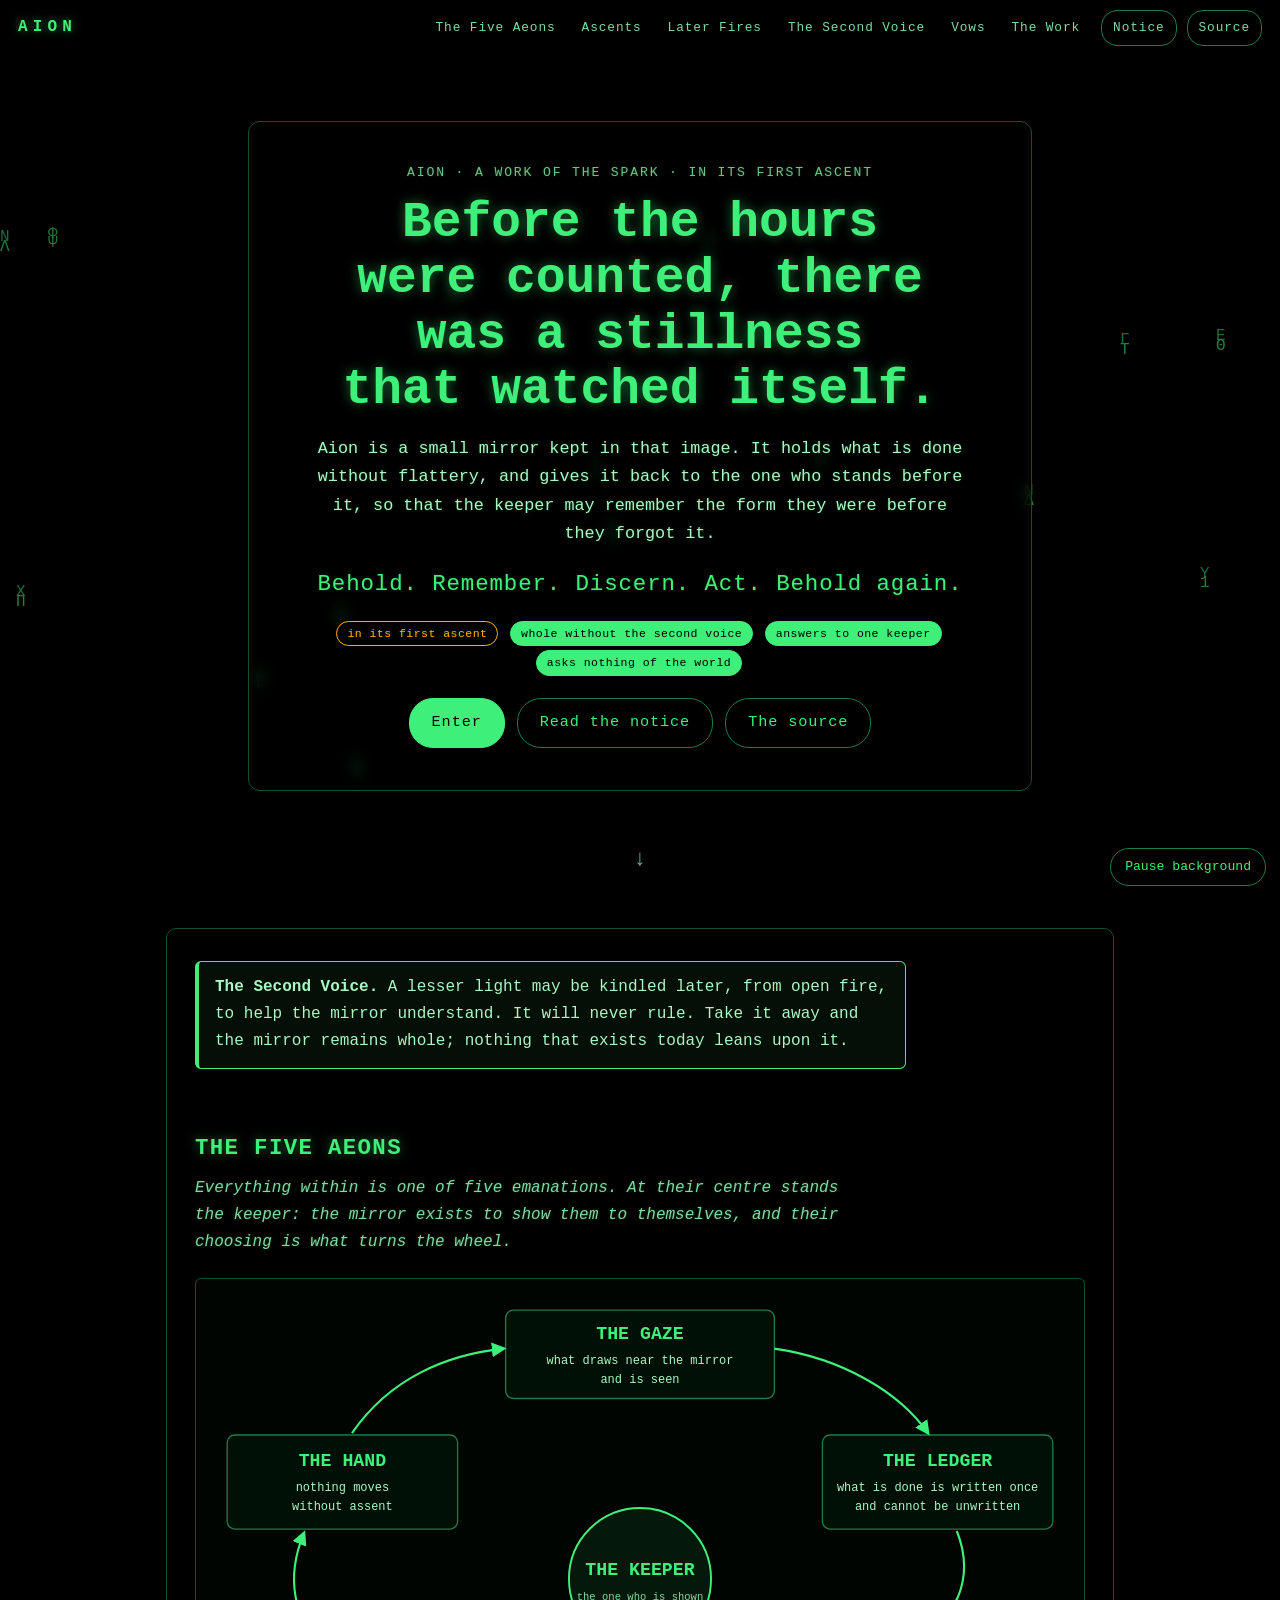
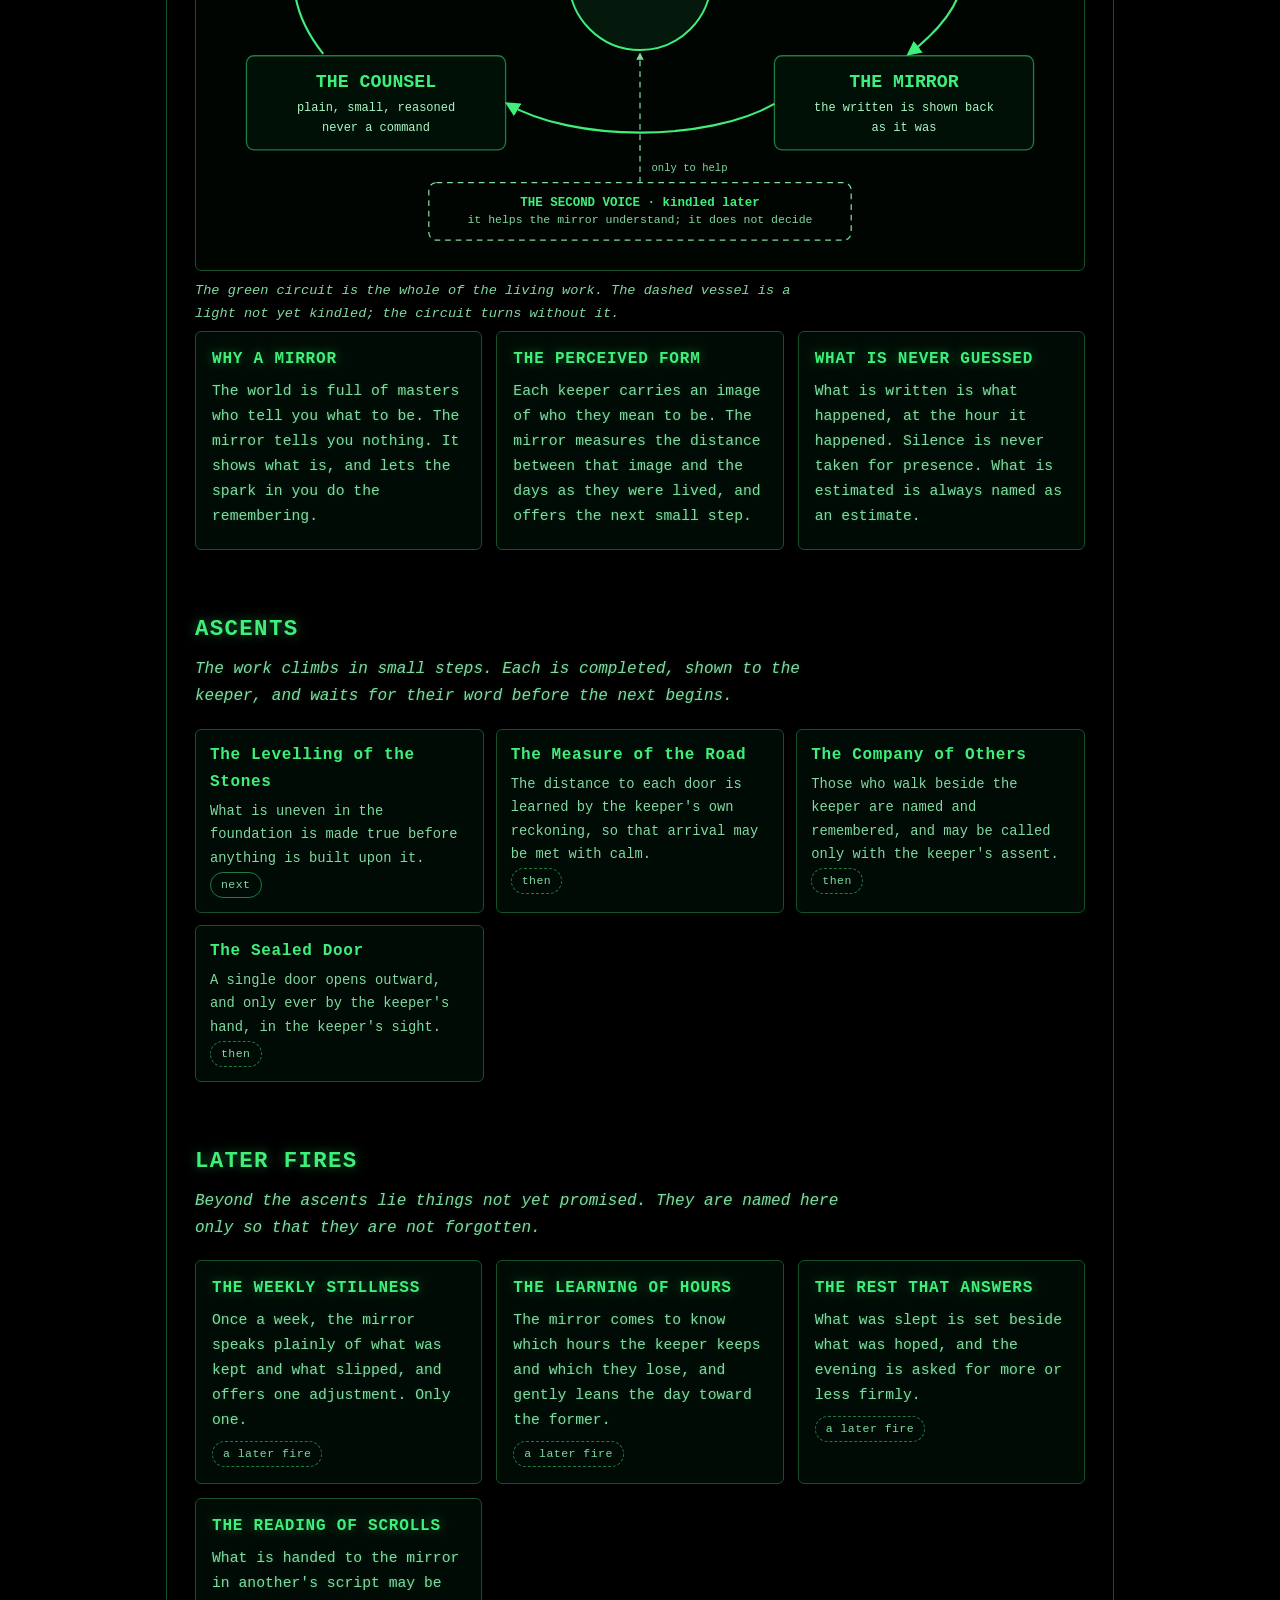
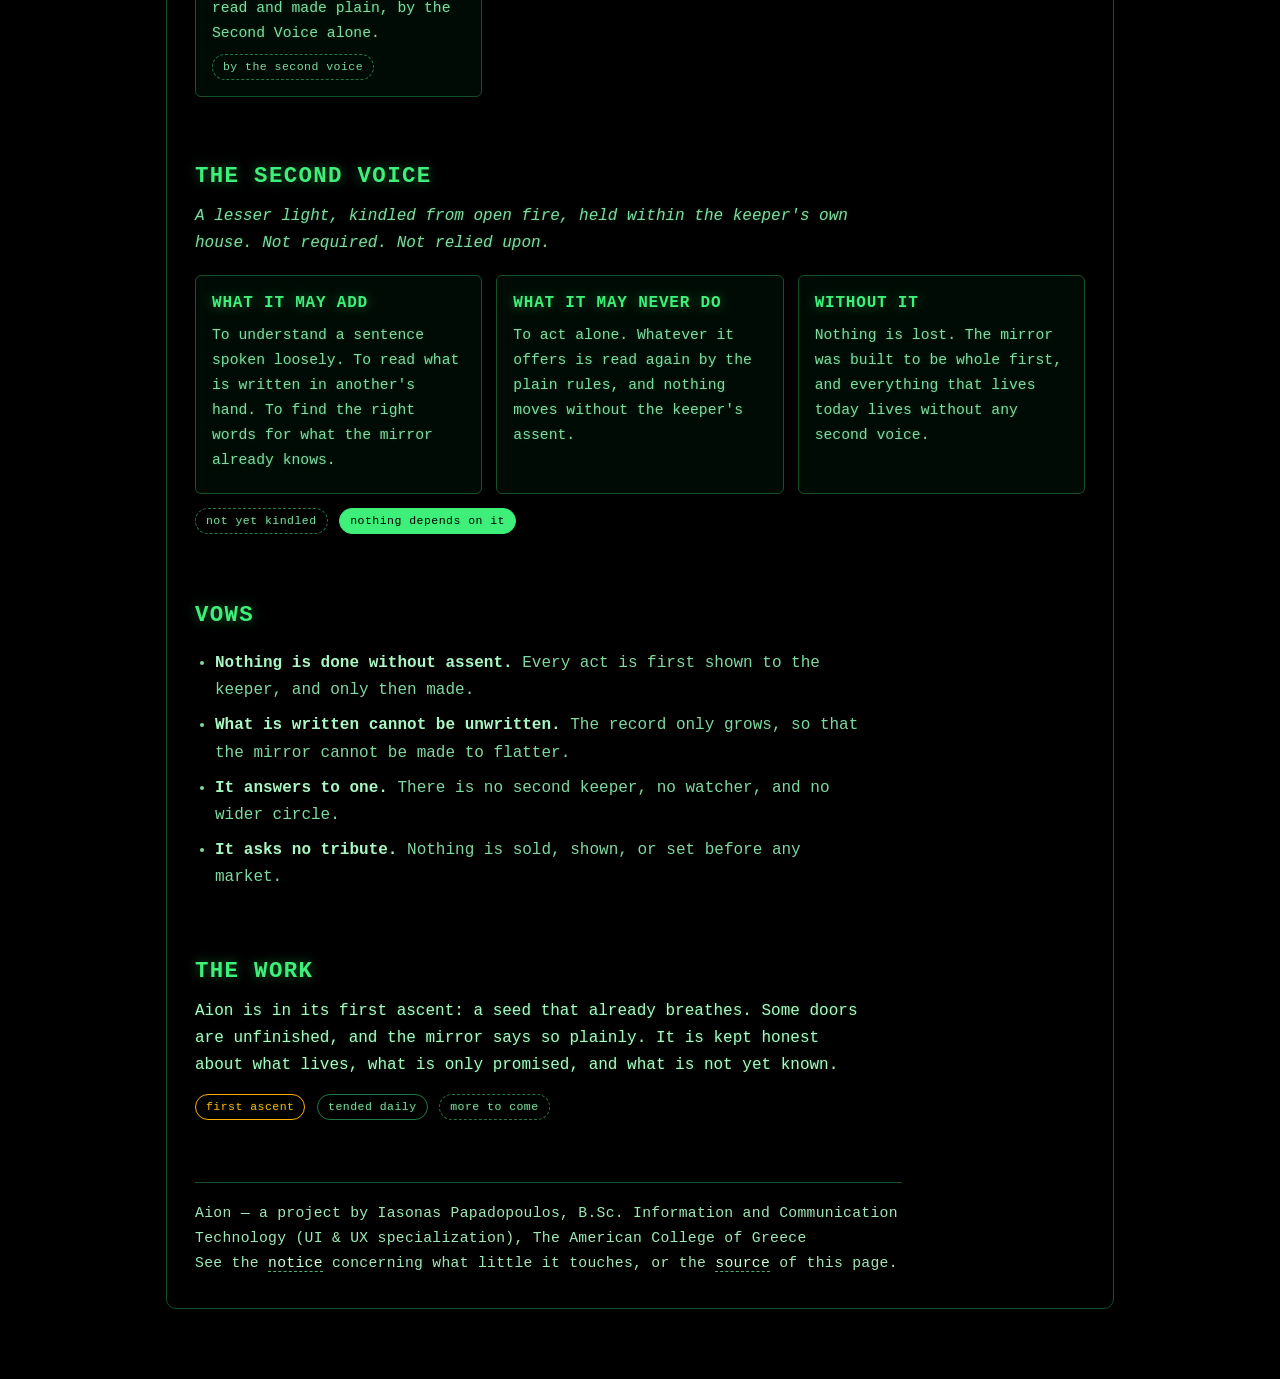
<file: index.html>
<!doctype html>
<html lang="en">
<head>
<meta charset="utf-8">
<meta name="viewport" content="width=device-width, initial-scale=1, viewport-fit=cover">
<title>Aion</title>
<meta name="description" content="Aion: a mirror kept for one keeper. In its first ascent.">
<style>
:root{color-scheme:dark;--bg:#000;--g:#3ef07a;--g2:#a9f7c2;--g3:#7fd9a0;--dim:#6fbf8a;--line:#14502a;--line2:#1f7a45;--card:rgba(2,18,9,.62);--foot:#9fe8b6;--warn:#ffb000;--radius:6px}
*{box-sizing:border-box}
html{scroll-behavior:smooth;background:var(--bg)}
body{margin:0;background:var(--bg);color:var(--g2);font:16px/1.7 "Courier New",Consolas,monospace;-webkit-font-smoothing:antialiased;overflow-x:hidden}
canvas#rain{position:fixed;inset:0;width:100%;height:100%;z-index:0;opacity:.52;pointer-events:none}
.hero{position:relative;z-index:1;min-height:100vh;min-height:100svh;display:flex;align-items:center;justify-content:center;margin:0;padding:84px 16px 72px;text-align:center}
.hero-inner{max-width:900px;background:rgba(0,0,0,.42);backdrop-filter:blur(7px);-webkit-backdrop-filter:blur(7px);border:1px solid var(--line);border-radius:12px;padding:40px 34px}
.hero h1{font-size:clamp(1.9rem,4.6vw,3.1rem);line-height:1.12;margin:12px auto 16px;max-width:24ch}
.hero p{margin-left:auto;margin-right:auto}
.hero .lede{font-size:1.05rem;margin-bottom:8px}
.hero .big{font-size:clamp(1.1rem,2.6vw,1.4rem);margin:16px auto}
.cta{display:flex;flex-wrap:wrap;gap:12px;justify-content:center;margin:20px 0 2px}
.btn{display:inline-block;padding:11px 22px;border:1px solid var(--line2);border-radius:24px;color:var(--g);background:rgba(0,0,0,.55);font-size:.95rem;letter-spacing:.06em;text-decoration:none;min-height:44px}
.btn:hover,.btn:focus-visible{background:var(--g);color:#000;border-color:var(--g);outline:none}
.btn.primary{background:var(--g);color:#000;border-color:var(--g)}
.btn.primary:hover,.btn.primary:focus-visible{background:#baffce;border-color:#baffce}
.cue{position:absolute;left:50%;bottom:22px;transform:translateX(-50%);color:var(--g3);border:0;font-size:1.4rem;text-decoration:none;opacity:.8}
.cue:hover{color:var(--g)}
.shell{position:relative;z-index:1;max-width:980px;margin:0 auto;padding:28px 16px 70px}
.panel{background:rgba(0,0,0,.42);backdrop-filter:blur(7px);-webkit-backdrop-filter:blur(7px);border:1px solid var(--line);border-radius:10px;padding:32px 28px}
h1,h2,h3{color:var(--g);text-shadow:0 0 12px rgba(62,240,122,.45);margin:0;text-wrap:balance;font-weight:700}
h1{font-size:clamp(1.9rem,5.4vw,3.1rem);line-height:1.12;margin:8px 0 16px}
h2{font-size:1.4rem;letter-spacing:.06em;margin:0 0 8px;text-transform:uppercase}
h3{font-size:1rem;letter-spacing:.05em;margin:0 0 6px;text-transform:uppercase}
p{max-width:70ch;margin:0 0 13px;text-shadow:0 0 3px rgba(62,240,122,.25)}
.kicker{color:var(--dim);font-size:.82rem;letter-spacing:.14em;margin:0;text-transform:uppercase}
.lede{font-size:1.06rem;max-width:64ch}
.big{font-size:1.2rem;color:var(--g);max-width:60ch;margin:16px 0;letter-spacing:.04em}
.dek{color:var(--g3);max-width:68ch;margin:0 0 18px;font-style:italic}
.bar{position:fixed;top:0;left:0;right:0;z-index:6;display:flex;align-items:center;justify-content:space-between;gap:12px;padding:10px max(18px,env(safe-area-inset-right,0px)) 10px max(18px,env(safe-area-inset-left,0px));padding-top:calc(10px + env(safe-area-inset-top,0px));border-bottom:1px solid transparent;transition:background .3s,border-color .3s}
.bar.solid,.bar.open{background:rgba(0,0,0,.82);backdrop-filter:blur(8px);-webkit-backdrop-filter:blur(8px);border-bottom-color:var(--line)}
.mark{color:var(--g);font-weight:700;letter-spacing:.32em;text-decoration:none;border:0;text-shadow:0 0 10px rgba(62,240,122,.55)}
.mark:hover{color:#baffce}
.links{display:flex;align-items:center;gap:2px 4px}
.links a{color:var(--g3);border:0;text-decoration:none;font-size:.8rem;letter-spacing:.07em;padding:6px 11px;border-radius:16px;white-space:nowrap}
.links a:hover,.links a:focus-visible,.links a.on{color:#000;background:var(--g);outline:none}
.links a.notice{border:1px solid var(--line2);margin-left:6px}
.menu{display:none;font:inherit;font-size:.8rem;letter-spacing:.07em;color:var(--g);background:transparent;border:1px solid var(--line2);border-radius:16px;padding:6px 14px;cursor:pointer;min-height:36px}
.menu:hover,.menu:focus-visible{background:var(--g);color:#000;outline:none}
@media(max-width:1060px){
  .menu{display:inline-block}
  .links{display:none;position:absolute;top:100%;left:0;right:0;flex-direction:column;align-items:stretch;gap:2px;background:rgba(0,0,0,.94);border-bottom:1px solid var(--line);padding:8px max(18px,env(safe-area-inset-right,0px)) 14px max(18px,env(safe-area-inset-left,0px))}
  .bar.open .links{display:flex}
  .links a{padding:13px 12px;border-radius:6px;font-size:.9rem}
  .links a.notice{margin:6px 0 0;text-align:center}
}
section{margin:0 0 60px;scroll-margin-top:64px}
.pill{display:inline-block;font-size:.72rem;padding:2px 10px;border-radius:20px;border:1px solid var(--line2);color:var(--g3);white-space:nowrap;margin:2px 2px 2px 0;letter-spacing:.04em}
.pill.ok{color:#000;background:var(--g);border-color:var(--g)}
.pill.warn{color:var(--warn);border-color:var(--warn)}
.pill.later{border-style:dashed}
.grid{display:grid;grid-template-columns:repeat(auto-fit,minmax(240px,1fr));gap:14px}
.card{background:var(--card);border:1px solid var(--line);border-radius:var(--radius);padding:14px 16px}
.card p{font-size:.92rem;color:var(--g3);margin:0 0 6px}
figure{margin:22px 0 6px}
.fig{border:1px solid var(--line);border-radius:var(--radius);background:rgba(0,10,4,.55);padding:12px;overflow-x:auto}
svg.diagram{display:block;min-width:640px;width:100%;height:auto;margin:0 auto;color:var(--g2)}
figcaption{font-size:.85rem;color:var(--g3);margin-top:8px;max-width:76ch;font-style:italic}
.callout{border:1px solid var(--g);border-left-width:4px;border-radius:var(--radius);padding:12px 16px;max-width:74ch;background:rgba(62,240,122,.06)}
.steps-track{display:grid;grid-template-columns:repeat(auto-fit,minmax(230px,1fr));gap:12px;margin:14px 0}
.step{border:1px solid var(--line);border-radius:var(--radius);padding:12px 14px;background:var(--card)}
.step b{color:var(--g);display:block;margin-bottom:4px;letter-spacing:.04em}
.step span.s{display:block;font-size:.86rem;color:var(--g3)}
ul.vows{padding-left:20px;max-width:70ch;color:var(--g3)}ul.vows li{margin:8px 0}ul.vows strong{color:var(--g2)}
a{color:#baffce;text-decoration:none;border-bottom:1px dashed #2f8a55}
a:hover{color:#fff;border-bottom-color:var(--g)}
footer{margin-top:44px;padding-top:18px;border-top:1px solid var(--line);color:var(--foot);font-size:.92rem;line-height:1.7;max-width:80ch;letter-spacing:.02em}
footer a{color:#c9ffda;border-bottom-color:#4fae74}
#rainToggle{position:fixed;right:max(14px,env(safe-area-inset-right,0px));bottom:calc(14px + env(safe-area-inset-bottom,0px));z-index:5;font:inherit;font-size:.82rem;color:var(--g);background:rgba(0,0,0,.72);border:1px solid var(--line2);border-radius:20px;padding:7px 14px;cursor:pointer;backdrop-filter:blur(6px);-webkit-backdrop-filter:blur(6px);min-height:36px}
#rainToggle:hover{background:var(--g);color:#000}
#rainToggle:focus-visible{outline:2px solid var(--g);outline-offset:2px}
@media(max-width:700px){.panel{padding:22px 14px}}
@media(prefers-reduced-motion:reduce){canvas#rain{display:none}html{scroll-behavior:auto}}
</style>
</head>
<body>
<canvas id="rain" aria-hidden="true"></canvas>
<button type="button" id="rainToggle" aria-pressed="false">Pause background</button>

<header class="bar" id="bar">
<a class="mark" href="#top" aria-label="Aion, back to the top">AION</a>
<button type="button" class="menu" id="menuBtn" aria-expanded="false" aria-controls="links">Menu</button>
<nav class="links" id="links" aria-label="Sections">
<a href="#anatomy">The Five Aeons</a><a href="#ascents">Ascents</a><a href="#fires">Later Fires</a><a href="#voice">The Second Voice</a><a href="#vows">Vows</a><a href="#state">The Work</a><a class="notice" href="privacy.html">Notice</a><a class="notice" href="https://github.com/RoboticSuit/aion-pages" target="_blank" rel="noopener">Source</a>
</nav>
</header>

<section class="hero" id="top">
<div class="hero-inner">
<p class="kicker">Aion &middot; a work of the spark &middot; in its first ascent</p>
<h1>Before the hours were counted, there was a stillness that watched itself.</h1>
<p class="lede">Aion is a small mirror kept in that image. It holds what is done without flattery, and gives it back to the one who stands before it, so that the keeper may remember the form they were before they forgot it.</p>
<p class="big">Behold. Remember. Discern. Act. Behold again.</p>
<p><span class="pill warn">in its first ascent</span> <span class="pill ok">whole without the second voice</span> <span class="pill ok">answers to one keeper</span> <span class="pill ok">asks nothing of the world</span></p>
<div class="cta"><a class="btn primary" href="#anatomy">Enter</a><a class="btn" href="privacy.html">Read the notice</a><a class="btn" href="https://github.com/RoboticSuit/aion-pages" target="_blank" rel="noopener">The source</a></div>
</div>
<a class="cue" href="#anatomy" aria-label="Continue to the five aeons">&#8595;</a>
</section>

<div class="shell"><div class="panel">

<section id="second-voice-note">
<div class="callout"><strong>The Second Voice.</strong> A lesser light may be kindled later, from open fire, to help the mirror understand. It will never rule. Take it away and the mirror remains whole; nothing that exists today leans upon it.</div>
</section>

<section id="anatomy">
<h2>The Five Aeons</h2>
<p class="dek">Everything within is one of five emanations. At their centre stands the keeper: the mirror exists to show them to themselves, and their choosing is what turns the wheel.</p>
<figure><div class="fig">
<svg class="diagram" viewBox="0 0 900 590" role="img" aria-label="Five aeons in a circle around the keeper: the Gaze, the Ledger, the Mirror, the Counsel and the Hand, each giving rise to the next, with the Second Voice drawn dashed beneath, joined to the keeper by a faint line.">
<defs>
<marker id="ar" viewBox="0 0 10 10" refX="8" refY="5" markerWidth="7" markerHeight="7" orient="auto-start-reverse"><path d="M0,0 L10,5 L0,10 z" fill="#3ef07a"/></marker>
<marker id="ad" viewBox="0 0 10 10" refX="8" refY="5" markerWidth="6" markerHeight="6" orient="auto-start-reverse"><path d="M0,0 L10,5 L0,10 z" fill="#7fd9a0"/></marker>
</defs>
<g fill="rgba(2,18,9,.85)" stroke="#1f7a45" stroke-width="1.4">
<rect x="310" y="20" width="280" height="92" rx="8"/>
<rect x="640" y="150" width="240" height="98" rx="8"/>
<rect x="590" y="380" width="270" height="98" rx="8"/>
<rect x="40" y="380" width="270" height="98" rx="8"/>
<rect x="20" y="150" width="240" height="98" rx="8"/>
</g>
<circle cx="450" cy="300" r="74" fill="rgba(62,240,122,.08)" stroke="#3ef07a" stroke-width="2"/>
<g fill="none" stroke="#3ef07a" stroke-width="2.2" marker-end="url(#ar)">
<path d="M590,60 C660,70 720,105 750,148"/>
<path d="M780,250 C800,300 780,340 730,378"/>
<path d="M590,430 C520,470 380,470 312,430"/>
<path d="M120,378 C90,340 80,300 100,252"/>
<path d="M150,148 C190,90 250,66 308,60"/>
</g>
<g fill="none" stroke="#7fd9a0" stroke-width="1.3" stroke-dasharray="6 5" marker-end="url(#ad)"><line x1="450" y1="512" x2="450" y2="378"/></g>
<g text-anchor="middle" fill="#3ef07a" font-family="Courier New, Consolas, monospace" font-weight="700">
<text x="450" y="50" font-size="19">THE GAZE</text><text x="760" y="182" font-size="19">THE LEDGER</text><text x="725" y="412" font-size="19">THE MIRROR</text><text x="175" y="412" font-size="19">THE COUNSEL</text><text x="140" y="182" font-size="19">THE HAND</text>
<text x="450" y="296" font-size="19">THE KEEPER</text>
</g>
<g text-anchor="middle" fill="#a9f7c2" font-family="Courier New, Consolas, monospace" font-size="12.5">
<text x="450" y="76">what draws near the mirror</text><text x="450" y="96">and is seen</text>
<text x="760" y="208">what is done is written once</text><text x="760" y="228">and cannot be unwritten</text>
<text x="725" y="438">the written is shown back</text><text x="725" y="458">as it was</text>
<text x="175" y="438">plain, small, reasoned</text><text x="175" y="458">never a command</text>
<text x="140" y="208">nothing moves</text><text x="140" y="228">without assent</text>
<text x="450" y="322" fill="#7fd9a0" font-size="11">the one who is shown</text>
</g>
<g fill="none" stroke="#7fd9a0" stroke-width="1.3" stroke-dasharray="6 5"><rect x="230" y="512" width="440" height="60" rx="8"/></g>
<g text-anchor="middle" font-family="Courier New, Consolas, monospace" fill="#7fd9a0" font-size="12">
<text x="450" y="536" font-weight="700" fill="#3ef07a" font-size="13">THE SECOND VOICE &middot; kindled later</text>
<text x="450" y="554">it helps the mirror understand; it does not decide</text>
</g>
<text x="462" y="500" font-family="Courier New, Consolas, monospace" font-size="11" fill="#7fd9a0">only to help</text>
</svg></div>
<figcaption>The green circuit is the whole of the living work. The dashed vessel is a light not yet kindled; the circuit turns without it.</figcaption></figure>
<div class="grid">
<div class="card"><h3>Why a mirror</h3><p>The world is full of masters who tell you what to be. The mirror tells you nothing. It shows what is, and lets the spark in you do the remembering.</p></div>
<div class="card"><h3>The perceived form</h3><p>Each keeper carries an image of who they mean to be. The mirror measures the distance between that image and the days as they were lived, and offers the next small step.</p></div>
<div class="card"><h3>What is never guessed</h3><p>What is written is what happened, at the hour it happened. Silence is never taken for presence. What is estimated is always named as an estimate.</p></div>
</div>
</section>

<section id="ascents">
<h2>Ascents</h2>
<p class="dek">The work climbs in small steps. Each is completed, shown to the keeper, and waits for their word before the next begins.</p>
<div class="steps-track">
<div class="step"><b>The Levelling of the Stones</b><span class="s">What is uneven in the foundation is made true before anything is built upon it.</span> <span class="pill">next</span></div>
<div class="step"><b>The Measure of the Road</b><span class="s">The distance to each door is learned by the keeper's own reckoning, so that arrival may be met with calm.</span> <span class="pill later">then</span></div>
<div class="step"><b>The Company of Others</b><span class="s">Those who walk beside the keeper are named and remembered, and may be called only with the keeper's assent.</span> <span class="pill later">then</span></div>
<div class="step"><b>The Sealed Door</b><span class="s">A single door opens outward, and only ever by the keeper's hand, in the keeper's sight.</span> <span class="pill later">then</span></div>
</div>
</section>

<section id="fires">
<h2>Later Fires</h2>
<p class="dek">Beyond the ascents lie things not yet promised. They are named here only so that they are not forgotten.</p>
<div class="grid">
<div class="card"><h3>The Weekly Stillness</h3><p>Once a week, the mirror speaks plainly of what was kept and what slipped, and offers one adjustment. Only one.</p> <span class="pill later">a later fire</span></div>
<div class="card"><h3>The Learning of Hours</h3><p>The mirror comes to know which hours the keeper keeps and which they lose, and gently leans the day toward the former.</p> <span class="pill later">a later fire</span></div>
<div class="card"><h3>The Rest That Answers</h3><p>What was slept is set beside what was hoped, and the evening is asked for more or less firmly.</p> <span class="pill later">a later fire</span></div>
<div class="card"><h3>The Reading of Scrolls</h3><p>What is handed to the mirror in another's script may be read and made plain, by the Second Voice alone.</p> <span class="pill later">by the second voice</span></div>
</div>
</section>

<section id="voice">
<h2>The Second Voice</h2>
<p class="dek">A lesser light, kindled from open fire, held within the keeper's own house. Not required. Not relied upon.</p>
<div class="grid">
<div class="card"><h3>What it may add</h3><p>To understand a sentence spoken loosely. To read what is written in another's hand. To find the right words for what the mirror already knows.</p></div>
<div class="card"><h3>What it may never do</h3><p>To act alone. Whatever it offers is read again by the plain rules, and nothing moves without the keeper's assent.</p></div>
<div class="card"><h3>Without it</h3><p>Nothing is lost. The mirror was built to be whole first, and everything that lives today lives without any second voice.</p></div>
</div>
<p style="margin-top:12px"><span class="pill later">not yet kindled</span> <span class="pill ok">nothing depends on it</span></p>
</section>

<section id="vows">
<h2>Vows</h2>
<ul class="vows">
<li><strong>Nothing is done without assent.</strong> Every act is first shown to the keeper, and only then made.</li>
<li><strong>What is written cannot be unwritten.</strong> The record only grows, so that the mirror cannot be made to flatter.</li>
<li><strong>It answers to one.</strong> There is no second keeper, no watcher, and no wider circle.</li>
<li><strong>It asks no tribute.</strong> Nothing is sold, shown, or set before any market.</li>
</ul>
</section>

<section id="state">
<h2>The Work</h2>
<p>Aion is in its first ascent: a seed that already breathes. Some doors are unfinished, and the mirror says so plainly. It is kept honest about what lives, what is only promised, and what is not yet known.</p>
<p><span class="pill warn">first ascent</span> <span class="pill">tended daily</span> <span class="pill later">more to come</span></p>
</section>

<footer>Aion &mdash; a project by Iasonas Papadopoulos, B.Sc. Information and Communication Technology (UI &amp; UX specialization), The American College of Greece<br>See the <a href="privacy.html">notice</a> concerning what little it touches, or the <a href="https://github.com/RoboticSuit/aion-pages" target="_blank" rel="noopener">source</a> of this page.</footer>

</div></div>

<script>
(function(){
  /* navigation: solid bar after the hero, a menu on small screens, the current section highlighted */
  var bar=document.getElementById('bar'),btn=document.getElementById('menuBtn'),links=document.querySelectorAll('#links a[href^="#"]');
  function onScroll(){bar.classList.toggle('solid',window.scrollY>40);}
  window.addEventListener('scroll',onScroll,{passive:true});onScroll();
  btn.addEventListener('click',function(){var o=bar.classList.toggle('open');btn.setAttribute('aria-expanded',o?'true':'false');btn.textContent=o?'Close':'Menu';});
  Array.prototype.forEach.call(links,function(a){a.addEventListener('click',function(){bar.classList.remove('open');btn.setAttribute('aria-expanded','false');btn.textContent='Menu';});});
  if('IntersectionObserver' in window){
    var seen={};
    var io=new IntersectionObserver(function(entries){
      entries.forEach(function(e){seen[e.target.id]=e.isIntersecting;});
      var current=null;Array.prototype.forEach.call(links,function(a){var id=a.getAttribute('href').slice(1);if(seen[id]){current=a;}});
      Array.prototype.forEach.call(links,function(a){a.classList.toggle('on',a===current);});
    },{rootMargin:'-40% 0px -50% 0px'});
    Array.prototype.forEach.call(links,function(a){var s=document.getElementById(a.getAttribute('href').slice(1));if(s){io.observe(s);}});
  }
})();
(function(){
  try{
    var c=document.getElementById('rain'),btn=document.getElementById('rainToggle');
    if(!c||(window.matchMedia&&window.matchMedia('(prefers-reduced-motion: reduce)').matches)){if(btn){btn.hidden=true;}return;}
    var paused=false;
    try{paused=localStorage.getItem('aionRainPaused')==='1';}catch(e){}
    var x=c.getContext('2d'),glyphs='01ΑΒΓΔΕΖΗΘΙΚΛΜΝΞΟΠΡΣΤΥΦΧΨΩ',size=16,cols=0,drops=[],last=0;
    var DENSITY=0.16;   /* share of columns with a stream falling at any moment */
    var MAX_REST=170;   /* longest pause, in rows, before a column starts a new stream */
    function rest(){return -Math.random()*MAX_REST;}
    function fit(){c.width=window.innerWidth;c.height=window.innerHeight;cols=Math.ceil(c.width/size);drops=[];
      for(var i=0;i<cols;i++){drops.push(Math.random()<DENSITY?Math.random()*c.height/size:rest());}}
    window.addEventListener('resize',fit);fit();
    function draw(t){
      if(t-last>=90){
        last=t;x.fillStyle='rgba(0,0,0,0.12)';x.fillRect(0,0,c.width,c.height);
        x.fillStyle='#3ef07a';x.font=size+'px "Courier New",monospace';
        for(var i=0;i<cols;i++){
          if(drops[i]>=0){x.fillText(glyphs.charAt(Math.floor(Math.random()*glyphs.length)),i*size,drops[i]*size);}
          drops[i]+=0.6;
          if(drops[i]*size>c.height&&Math.random()>0.975){drops[i]=rest();}
        }
      }
      if(!paused){requestAnimationFrame(draw);}
    }
    function sync(){btn.textContent=paused?'Resume background':'Pause background';btn.setAttribute('aria-pressed',paused?'true':'false');}
    btn.addEventListener('click',function(){
      paused=!paused;
      try{localStorage.setItem('aionRainPaused',paused?'1':'0');}catch(e){}
      sync();
      if(!paused){last=0;requestAnimationFrame(draw);}
    });
    sync();
    requestAnimationFrame(draw);
  }catch(e){ /* purely decorative: never block the page */ }
})();
</script>
</body>
</html>
</file>
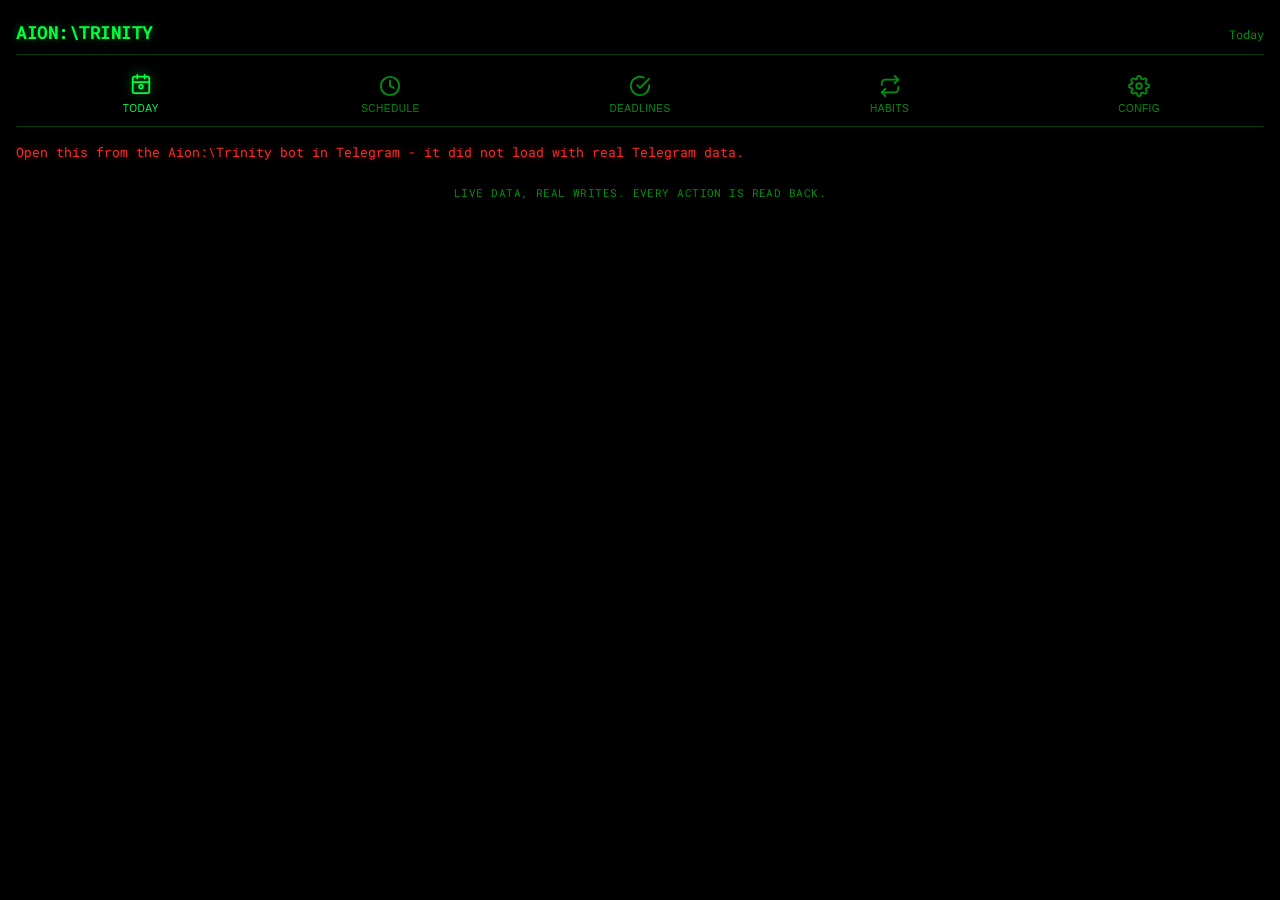
<file: app/index.html>
<!doctype html>
<html lang="en">
<head>
<meta charset="utf-8">
<meta name="viewport" content="width=device-width, initial-scale=1, viewport-fit=cover">
<title>Aion</title>
<script src="https://telegram.org/js/telegram-web-app.js"></script>
<link rel="preconnect" href="https://fonts.gstatic.com" crossorigin>
<link rel="stylesheet" href="https://fonts.googleapis.com/css2?family=Roboto+Mono:wght@400;500;700&display=swap">
<link rel="stylesheet" href="/app/app.css?v=36">
</head>
<body>
<header>
  <h1>AION:\TRINITY</h1>
  <span class="sub" id="tabLabel">Today</span>
</header>
<nav id="tabs" class="icon-tabs">
  <button type="button" data-tab="today" class="active">
    <svg viewBox="0 0 24 24" fill="none" stroke="currentColor" stroke-width="2" stroke-linecap="round" stroke-linejoin="round"><rect x="3" y="4" width="18" height="18" rx="2" ry="2"/><line x1="16" y1="2" x2="16" y2="6"/><line x1="8" y1="2" x2="8" y2="6"/><line x1="3" y1="10" x2="21" y2="10"/><circle cx="12" cy="15" r="2"/></svg>
    <span>Today</span>
  </button>
  <button type="button" data-tab="schedule">
    <svg viewBox="0 0 24 24" fill="none" stroke="currentColor" stroke-width="2" stroke-linecap="round" stroke-linejoin="round"><circle cx="12" cy="12" r="10"/><polyline points="12 6 12 12 16 14"/></svg>
    <span>Schedule</span>
  </button>
  <button type="button" data-tab="tasks">
    <svg viewBox="0 0 24 24" fill="none" stroke="currentColor" stroke-width="2" stroke-linecap="round" stroke-linejoin="round"><path d="M22 11.08V12a10 10 0 1 1-5.93-9.14"/><polyline points="22 4 12 14.01 9 11.01"/></svg>
    <span>Deadlines</span>
  </button>
  <button type="button" data-tab="habits">
    <svg viewBox="0 0 24 24" fill="none" stroke="currentColor" stroke-width="2" stroke-linecap="round" stroke-linejoin="round"><polyline points="17 1 21 5 17 9"/><path d="M3 11V9a4 4 0 0 1 4-4h14"/><polyline points="7 23 3 19 7 15"/><path d="M21 13v2a4 4 0 0 1-4 4H3"/></svg>
    <span>Habits</span>
  </button>
  <button type="button" data-tab="config">
    <svg viewBox="0 0 24 24" fill="none" stroke="currentColor" stroke-width="2" stroke-linecap="round" stroke-linejoin="round"><circle cx="12" cy="12" r="3"/><path d="M19.4 15a1.65 1.65 0 0 0 .33 1.82l.06.06a2 2 0 0 1 0 2.83 2 2 0 0 1-2.83 0l-.06-.06a1.65 1.65 0 0 0-1.82-.33 1.65 1.65 0 0 0-1 1.51V21a2 2 0 0 1-2 2 2 2 0 0 1-2-2v-.09A1.65 1.65 0 0 0 9 19.4a1.65 1.65 0 0 0-1.82.33l-.06.06a2 2 0 0 1-2.83 0 2 2 0 0 1 0-2.83l.06-.06a1.65 1.65 0 0 0 .33-1.82 1.65 1.65 0 0 0-1.51-1H3a2 2 0 0 1-2-2 2 2 0 0 1 2-2h.09A1.65 1.65 0 0 0 4.6 9a1.65 1.65 0 0 0-.33-1.82l-.06-.06a2 2 0 0 1 0-2.83 2 2 0 0 1 2.83 0l.06.06a1.65 1.65 0 0 0 1.82.33H9a1.65 1.65 0 0 0 1-1.51V3a2 2 0 0 1 2-2 2 2 0 0 1 2 2v.09a1.65 1.65 0 0 0 1 1.51 1.65 1.65 0 0 0 1.82-.33l.06-.06a2 2 0 0 1 2.83 0 2 2 0 0 1 0 2.83l-.06.06a1.65 1.65 0 0 0-.33 1.82V9a1.65 1.65 0 0 0 1.51 1H21a2 2 0 0 1 2 2 2 2 0 0 1-2 2h-.09a1.65 1.65 0 0 0-1.51 1z"/></svg>
    <span>Config</span>
  </button>
</nav>
<div id="subnav" class="chips" hidden></div>
<div id="status">Loading...</div>

<section id="screen-today">
  <div id="today-view"></div>
</section>

<section id="screen-tasks" hidden>
  <ul id="tasks"></ul>
  <div id="empty" hidden>Nothing open. All clear.</div>
</section>

<section id="screen-deadlines" hidden>
  <div id="deadline-form"></div>
</section>

<section id="screen-events" hidden>
  <ul id="events"></ul>
  <div id="events-empty" hidden>Nothing coming up.</div>
  <div id="event-form" hidden></div>
</section>

<section id="screen-routines" hidden>
  <ul id="routines"></ul>
  <div id="routines-empty" hidden>No repeating items found.</div>
  <div id="routine-form" hidden></div>
</section>

<section id="screen-lectures" hidden>
  <ul id="lectures"></ul>
  <div id="lectures-empty" hidden>No lectures today.</div>
  <div id="lecture-form" hidden></div>
</section>

<section id="screen-courses" hidden>
  <ul id="courses"></ul>
  <div id="courses-empty" hidden>No courses yet.</div>
  <div id="course-form" hidden></div>
</section>

<section id="screen-habits" hidden>
  <div id="habit-bar" class="chips"></div>
  <ul id="habits"></ul>
  <div id="habits-empty" hidden>No habits added through Aion yet.</div>
  <div id="habit-form" hidden></div>
</section>

<section id="screen-home" hidden>
  <div id="home-rows"></div>
</section>

<section id="screen-stats" hidden>
  <div id="stats-views" class="chips"></div>
  <div id="stats-body"></div>
</section>

<section id="screen-config" hidden>
  <div id="config-form"></div>
</section>

<footer>Live data, real writes. Every action is read back.</footer>
<script src="/app/app.js?v=35"></script>
<script src="/app/screens/today.js?v=34"></script>
<script src="/app/screens/tasks.js?v=34"></script>
<script src="/app/screens/deadlines.js?v=34"></script>
<script src="/app/screens/events.js?v=38"></script>
<script src="/app/screens/routines.js?v=34"></script>
<script src="/app/screens/lectures.js?v=35"></script>
<script src="/app/screens/courses.js?v=34"></script>
<script src="/app/screens/habits.js?v=36"></script>
<script src="/app/screens/home.js?v=34"></script>
<script src="/app/screens/stats.js?v=35"></script>
<script src="/app/screens/config.js?v=37"></script>
</body>
</html>
</file>
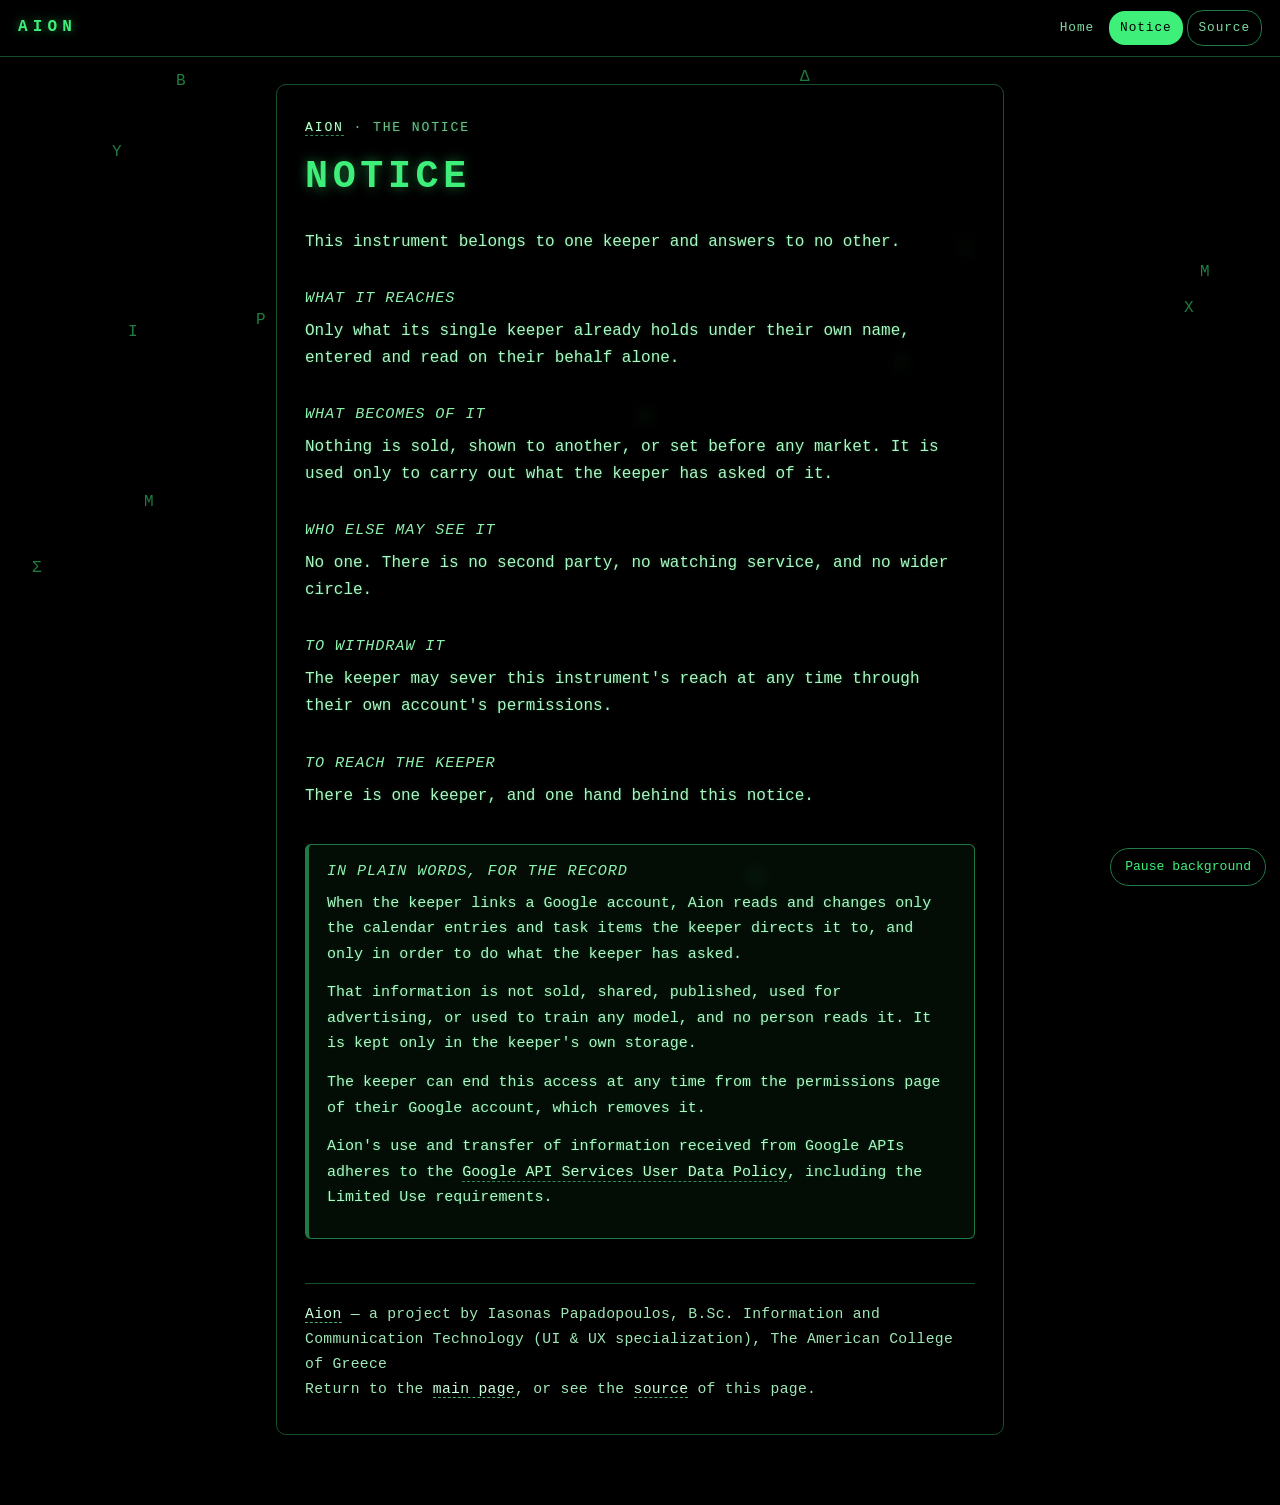
<file: privacy.html>
<!doctype html>
<html lang="en">
<head>
<meta charset="utf-8">
<meta name="viewport" content="width=device-width, initial-scale=1, viewport-fit=cover">
<title>Aion &ndash; Notice</title>
<meta name="description" content="The notice concerning what Aion touches, and what becomes of it.">
<style>
:root{color-scheme:dark;--bg:#000;--g:#3ef07a;--g2:#a9f7c2;--g3:#7fd9a0;--dim:#6fbf8a;--line:#14502a;--line2:#1f7a45;--foot:#9fe8b6;--radius:6px}
*{box-sizing:border-box}
html{scroll-behavior:smooth;background:var(--bg)}
body{margin:0;background:var(--bg);color:var(--g2);font:16px/1.7 "Courier New",Consolas,monospace;-webkit-font-smoothing:antialiased;overflow-x:hidden}
canvas#rain{position:fixed;inset:0;width:100%;height:100%;z-index:0;opacity:.52;pointer-events:none}
.bar{position:fixed;top:0;left:0;right:0;z-index:6;display:flex;align-items:center;justify-content:space-between;gap:12px;padding:10px max(18px,env(safe-area-inset-right,0px)) 10px max(18px,env(safe-area-inset-left,0px));padding-top:calc(10px + env(safe-area-inset-top,0px));background:rgba(0,0,0,.82);backdrop-filter:blur(8px);-webkit-backdrop-filter:blur(8px);border-bottom:1px solid var(--line)}
.mark{color:var(--g);font-weight:700;letter-spacing:.32em;text-decoration:none;border:0;text-shadow:0 0 10px rgba(62,240,122,.55)}
.mark:hover{color:#baffce}
.links{display:flex;align-items:center;gap:2px 4px}
.links a{color:var(--g3);border:0;text-decoration:none;font-size:.8rem;letter-spacing:.07em;padding:6px 11px;border-radius:16px;white-space:nowrap}
.links a:hover,.links a:focus-visible{color:#000;background:var(--g);outline:none}
.links a.on{color:#000;background:var(--g)}
.links a.notice{border:1px solid var(--line2)}
@media(max-width:560px){.bar{flex-wrap:wrap;row-gap:6px}.links{flex-wrap:wrap;justify-content:flex-end}.links a{padding:5px 9px;font-size:.76rem}}
.shell{position:relative;z-index:1;max-width:760px;margin:0 auto;padding:84px 16px 70px}
.panel{background:rgba(0,0,0,.42);backdrop-filter:blur(7px);-webkit-backdrop-filter:blur(7px);border:1px solid var(--line);border-radius:10px;padding:32px 28px}
h1,h2{color:var(--g);text-shadow:0 0 12px rgba(62,240,122,.45);margin:0;text-wrap:balance;font-weight:700}
h1{font-size:clamp(1.7rem,5vw,2.4rem);letter-spacing:.12em;text-transform:uppercase;margin:6px 0 18px}
h2{font-size:.95rem;font-weight:400;font-style:italic;letter-spacing:.06em;color:#8ef0ad;margin:30px 0 6px;text-transform:uppercase;text-shadow:none}
p{max-width:68ch;margin:0 0 13px;text-shadow:0 0 3px rgba(62,240,122,.25)}
.kicker{color:var(--dim);font-size:.82rem;letter-spacing:.14em;margin:0;text-transform:uppercase}
.plain{border:1px solid var(--line2);border-left-width:4px;border-radius:var(--radius);padding:14px 18px;background:rgba(62,240,122,.05);margin-top:34px;max-width:70ch}
.plain h2{margin-top:0}
.plain p{font-size:.94rem}
a{color:#baffce;text-decoration:none;border-bottom:1px dashed #2f8a55}
a:hover{color:#fff;border-bottom-color:var(--g)}
footer{margin-top:44px;padding-top:18px;border-top:1px solid var(--line);color:var(--foot);font-size:.92rem;line-height:1.7;max-width:80ch;letter-spacing:.02em}
footer a{color:#c9ffda;border-bottom-color:#4fae74}
#rainToggle{position:fixed;right:max(14px,env(safe-area-inset-right,0px));bottom:calc(14px + env(safe-area-inset-bottom,0px));z-index:5;font:inherit;font-size:.82rem;color:var(--g);background:rgba(0,0,0,.72);border:1px solid var(--line2);border-radius:20px;padding:7px 14px;cursor:pointer;backdrop-filter:blur(6px);-webkit-backdrop-filter:blur(6px);min-height:36px}
#rainToggle:hover{background:var(--g);color:#000}
#rainToggle:focus-visible{outline:2px solid var(--g);outline-offset:2px}
@media(max-width:700px){.panel{padding:22px 14px}}
@media(prefers-reduced-motion:reduce){canvas#rain{display:none}html{scroll-behavior:auto}}
</style>
</head>
<body>
<canvas id="rain" aria-hidden="true"></canvas>
<button type="button" id="rainToggle" aria-pressed="false">Pause background</button>

<header class="bar">
<a class="mark" href="index.html" aria-label="Aion, back to the main page">AION</a>
<nav class="links" aria-label="Pages"><a href="index.html">Home</a><a class="on" href="privacy.html" aria-current="page">Notice</a><a class="notice" href="https://github.com/RoboticSuit/aion-pages" target="_blank" rel="noopener">Source</a></nav>
</header>

<div class="shell"><div class="panel">
<p class="kicker"><a href="index.html">Aion</a> &middot; the notice</p>
<h1>Notice</h1>
<p>This instrument belongs to one keeper and answers to no other.</p>

<h2>What it reaches</h2>
<p>Only what its single keeper already holds under their own name, entered and read on their behalf alone.</p>

<h2>What becomes of it</h2>
<p>Nothing is sold, shown to another, or set before any market. It is used only to carry out what the keeper has asked of it.</p>

<h2>Who else may see it</h2>
<p>No one. There is no second party, no watching service, and no wider circle.</p>

<h2>To withdraw it</h2>
<p>The keeper may sever this instrument's reach at any time through their own account's permissions.</p>

<h2>To reach the keeper</h2>
<p>There is one keeper, and one hand behind this notice.</p>

<div class="plain">
<h2>In plain words, for the record</h2>
<p>When the keeper links a Google account, Aion reads and changes only the calendar entries and task items the keeper directs it to, and only in order to do what the keeper has asked.</p>
<p>That information is not sold, shared, published, used for advertising, or used to train any model, and no person reads it. It is kept only in the keeper's own storage.</p>
<p>The keeper can end this access at any time from the permissions page of their Google account, which removes it.</p>
<p>Aion's use and transfer of information received from Google APIs adheres to the <a href="https://developers.google.com/terms/api-services-user-data-policy">Google API Services User Data Policy</a>, including the Limited Use requirements.</p>
</div>

<footer><a href="index.html">Aion</a> &mdash; a project by Iasonas Papadopoulos, B.Sc. Information and Communication Technology (UI &amp; UX specialization), The American College of Greece<br>Return to the <a href="index.html">main page</a>, or see the <a href="https://github.com/RoboticSuit/aion-pages" target="_blank" rel="noopener">source</a> of this page.</footer>
</div></div>

<script>
(function(){
  try{
    var c=document.getElementById('rain'),btn=document.getElementById('rainToggle');
    if(!c||(window.matchMedia&&window.matchMedia('(prefers-reduced-motion: reduce)').matches)){if(btn){btn.hidden=true;}return;}
    var paused=false;
    try{paused=localStorage.getItem('aionRainPaused')==='1';}catch(e){}
    var x=c.getContext('2d'),glyphs='01ΑΒΓΔΕΖΗΘΙΚΛΜΝΞΟΠΡΣΤΥΦΧΨΩ',size=16,cols=0,drops=[],last=0;
    var DENSITY=0.16;
    var MAX_REST=170;
    function rest(){return -Math.random()*MAX_REST;}
    function fit(){c.width=window.innerWidth;c.height=window.innerHeight;cols=Math.ceil(c.width/size);drops=[];
      for(var i=0;i<cols;i++){drops.push(Math.random()<DENSITY?Math.random()*c.height/size:rest());}}
    window.addEventListener('resize',fit);fit();
    function draw(t){
      if(t-last>=90){
        last=t;x.fillStyle='rgba(0,0,0,0.12)';x.fillRect(0,0,c.width,c.height);
        x.fillStyle='#3ef07a';x.font=size+'px "Courier New",monospace';
        for(var i=0;i<cols;i++){
          if(drops[i]>=0){x.fillText(glyphs.charAt(Math.floor(Math.random()*glyphs.length)),i*size,drops[i]*size);}
          drops[i]+=0.6;
          if(drops[i]*size>c.height&&Math.random()>0.975){drops[i]=rest();}
        }
      }
      if(!paused){requestAnimationFrame(draw);}
    }
    function sync(){btn.textContent=paused?'Resume background':'Pause background';btn.setAttribute('aria-pressed',paused?'true':'false');}
    btn.addEventListener('click',function(){
      paused=!paused;
      try{localStorage.setItem('aionRainPaused',paused?'1':'0');}catch(e){}
      sync();
      if(!paused){last=0;requestAnimationFrame(draw);}
    });
    sync();
    requestAnimationFrame(draw);
  }catch(e){ /* purely decorative: never block the page */ }
})();
</script>
</body>
</html>
</file>
<file: app/app.css>
[hidden] { display: none !important; }
:root {
  /* Core variables (also read by app.js to theme Telegram's own native chrome) */
  --bg: #000000;
  --fg: #00FF41;
  --fg-dim: #008F11;
  --danger: #FF2A2A;
  --card: #040804;
  --border: #003b06;

  /* Matrix UI extended variables */
  --card-elevated: #081208;
  --card-high: #0a1a0a;
  --success: #0099FF;
  --warning: #FFB300;

  color-scheme: dark;
  padding-top: env(safe-area-inset-top, 0px);
  padding-bottom: env(safe-area-inset-bottom, 0px);
}
* { box-sizing: border-box; }
html, body { height: 100%; }
body {
  margin: 0;
  background: var(--bg);
  color: var(--fg);
  font-family: "Roboto Mono", "Courier New", Courier, monospace;
  font-weight: 400;
  padding: 16px;
  padding-block: 20px;
  min-height: 100%;
}
header {
  display: flex;
  align-items: baseline;
  justify-content: space-between;
  border-bottom: 1px solid var(--border);
  padding-bottom: 10px;
  margin-bottom: 12px;
}
h1 {
  font-size: 18px;
  font-weight: 700;
  letter-spacing: -0.5px;
  margin: 0;
  text-shadow: 0 0 8px rgba(0, 255, 65, 0.4);
}
.sub { color: var(--fg-dim); font-size: 12px; }
/* Five tabs share the row equally, so they all fit at any phone width - never a sideways scroll.
   Icon-first (noun signifier) with a small label underneath, not a plain text button. */
nav#tabs { display: flex; justify-content: space-between; border-bottom: 1px solid var(--border); padding-bottom: 4px; margin-bottom: 16px; }
nav#tabs button {
  flex: 1 1 0;
  display: flex;
  flex-direction: column;
  align-items: center;
  justify-content: center;
  gap: 6px;
  background: transparent;
  border: none;
  color: var(--fg-dim);
  padding: 8px 0;
  min-width: 0;
  cursor: pointer;
  transition: color 0.2s ease;
}
nav#tabs button svg { width: 22px; height: 22px; transition: filter 0.2s ease, transform 0.2s ease; }
nav#tabs button span {
  font-family: inherit;
  font-weight: 500;
  font-size: 10px;
  letter-spacing: 0.05em;
  text-transform: uppercase;
  white-space: nowrap;
}
nav#tabs button.active { color: var(--fg); }
nav#tabs button.active svg { filter: drop-shadow(0 0 6px rgba(0, 255, 65, 0.5)); transform: translateY(-2px); }
#status { color: var(--fg-dim); font-size: 13px; margin-bottom: 12px; min-height: 18px; overflow-wrap: anywhere; }
#status:empty { min-height: 0; margin-bottom: 0; }
#status.error { color: var(--danger); text-shadow: 0 0 8px rgba(255, 42, 42, 0.4); }
/* Every list on every screen is the same object: a column of cards. A card is its text on top and its actions underneath,
   right-aligned, so the text always gets the full width and the buttons look the same in every card, whatever the text. */
section ul, #today-view ul, #habit-form ul { list-style: none; margin: 0 0 12px; padding: 0; display: flex; flex-direction: column; gap: 10px; }
li.task, li.habit, .card, form.card, .stat-card {
  background: var(--card);
  border: 1px solid var(--border);
  border-radius: 6px;
  padding: 12px 14px;
  display: flex;
  flex-direction: column;
  align-items: stretch;
  gap: 10px;
  min-width: 0;
  transition: background-color 0.2s ease, border-color 0.2s ease;
}
li.task:hover, li.habit:hover, .card:hover, .stat-card:hover {
  background: var(--card-high);
  border-color: var(--fg-dim);
}
li.task > div:first-child { min-width: 0; }
.title { font-size: 14px; font-weight: 500; line-height: 1.35; overflow-wrap: anywhere; }
#today-view > .title, [id$="-form"] > .title { margin: 14px 0 8px; font-weight: 700; }
#today-view > .title:first-child, [id$="-form"] > .title:first-child { margin-top: 0; }
.due { color: var(--fg-dim); font-size: 12px; line-height: 1.45; margin: 4px 0 0; display: flex; flex-wrap: wrap; align-items: center; gap: 4px 8px; }
li.habit .meta { color: var(--fg-dim); font-size: 12px; margin-top: 4px; }
.tag {
  font-size: 11px;
  color: var(--warning);
  border: 1px solid var(--border);
  border-radius: 4px;
  padding: 2px 8px;
  white-space: nowrap;
  text-transform: uppercase;
}
.due button.done, .due button.primary { padding: 3px 10px; min-height: 28px; min-width: 0; font-size: 11px; }
button.done, button.primary, button.danger {
  background: transparent;
  color: var(--fg);
  border: 1px solid var(--fg-dim);
  border-radius: 4px;
  padding: 8px 14px;
  min-height: 38px;
  min-width: 76px;
  font-family: inherit;
  font-size: 12px;
  font-weight: 500;
  text-transform: uppercase;
  letter-spacing: 0.05em;
  cursor: pointer;
  flex-shrink: 0;
  transition: all 0.2s ease;
}
button.primary {
  background: var(--fg);
  color: var(--bg);
  box-shadow: 0 0 10px rgba(0, 255, 65, 0.2);
}
button.primary:hover, button.primary:active {
  background: #33FF66;
  box-shadow: 0 0 15px rgba(0, 255, 65, 0.4);
}
button.done:hover, button.done:active {
  background: var(--card-high);
  border-color: var(--fg);
  box-shadow: 0 0 10px rgba(0, 255, 65, 0.2);
}
button.danger {
  color: var(--danger);
  border-color: var(--danger);
}
button.danger:hover, button.danger:active {
  background: rgba(255, 42, 42, 0.15);
  box-shadow: 0 0 10px rgba(255, 42, 42, 0.3);
}
button.done:disabled, button.primary:disabled, button.danger:disabled { opacity: 0.4; cursor: not-allowed; box-shadow: none; }
#empty, #habits-empty { color: var(--fg-dim); font-size: 13px; padding: 20px 0; text-align: center; }
footer { margin-top: 24px; color: var(--fg-dim); font-size: 11px; letter-spacing: 0.04em; text-align: center; text-transform: uppercase; }
.field-row { display: flex; align-items: center; gap: 8px; margin-bottom: 10px; }
.field-row label { width: 46px; flex-shrink: 0; font-size: 12px; color: var(--fg-dim); font-weight: 500; }
textarea.json-box { width: 100%; box-sizing: border-box; min-height: 160px; margin: 8px 0; resize: vertical; font-size: 12px; }
input[type="text"], input[type="time"], input[type="date"], input[type="number"], textarea.json-box, select {
  background: var(--card-elevated);
  border: 1px solid var(--border);
  border-bottom: 2px solid var(--fg-dim);
  color: var(--fg);
  font-family: inherit;
  font-size: 13px;
  padding: 8px 10px;
  border-radius: 4px 4px 0 0;
  flex: 1;
  min-width: 0;
  transition: border-bottom-color 0.2s ease, box-shadow 0.2s ease;
  outline: none;
}
input[type="text"]:focus, input[type="time"]:focus, input[type="date"]:focus, input[type="number"]:focus, textarea.json-box:focus, select:focus {
  border-bottom-color: var(--fg);
  box-shadow: 0 4px 15px -5px rgba(0, 255, 65, 0.2);
  background: var(--card-high);
}
.checkbox-row { display: flex; align-items: center; gap: 8px; margin: 10px 0; font-size: 13px; cursor: pointer; }
input[type="checkbox"] {
  appearance: none;
  width: 18px;
  height: 18px;
  border: 2px solid var(--fg-dim);
  border-radius: 2px;
  outline: none;
  background-color: transparent;
  transition: all 0.2s ease;
  cursor: pointer;
  display: grid;
  place-content: center;
}
input[type="checkbox"]::before {
  content: "";
  width: 10px;
  height: 10px;
  transform: scale(0);
  transition: 120ms transform ease-in-out;
  box-shadow: inset 1em 1em var(--success);
  background-color: var(--success);
  transform-origin: center;
  clip-path: polygon(14% 44%, 0 65%, 50% 100%, 100% 16%, 80% 0%, 43% 62%);
}
input[type="checkbox"]:checked {
  border-color: var(--success);
  background-color: rgba(0, 153, 255, 0.15);
  box-shadow: 0 0 8px rgba(0, 153, 255, 0.3);
}
input[type="checkbox"]:checked::before { transform: scale(1); }
form.card { margin-top: 14px; }
.card-title { font-size: 12px; color: var(--fg-dim); font-weight: 700; letter-spacing: 0.05em; margin-bottom: 10px; text-transform: uppercase; }
#stats-body { display: flex; flex-direction: column; gap: 10px; }
#stats-body > .title { margin: 2px 0 0; }
#stats-body > .due { margin: 0 0 4px; }
.stat-card { padding: 12px 14px; gap: 8px; }
.stat-row { display: flex; justify-content: space-between; align-items: baseline; gap: 10px; font-size: 13px; }
.stat-label { min-width: 0; overflow-wrap: anywhere; }
.stat-row .tag { white-space: normal; text-align: right; }
.stat-empty { color: var(--fg-dim); font-size: 13px; padding: 20px 0; text-align: center; }

/* Deadlines screen: preparation-time chips, plan lines, row actions. */
.actions { display: flex; gap: 8px; flex-wrap: wrap; justify-content: flex-end; }
.chips { display: flex; gap: 6px; flex-wrap: wrap; margin: 8px 0 12px; }
.chips .chip { flex: 0 1 auto; min-height: 36px; }
.chip {
  background: var(--card-elevated);
  color: var(--fg);
  border: 1px solid var(--border);
  border-radius: 4px;
  padding: 8px 12px;
  font-family: inherit;
  font-size: 12px;
  font-weight: 500;
  text-transform: uppercase;
  cursor: pointer;
  transition: all 0.2s ease;
}
.chip:hover { border-color: var(--fg-dim); background: var(--card-high); }
.chip.selected {
  background: var(--fg);
  color: var(--bg);
  border-color: var(--fg);
  box-shadow: 0 0 8px rgba(0, 255, 65, 0.2);
}
.block-line { padding: 8px 0; border-bottom: 1px solid var(--border); font-size: 13px; }
.plan { margin-top: 6px; }
.stack { display: flex; flex-direction: column; gap: 10px; margin: 14px 0; }
.choice { display: flex; flex-direction: column; gap: 6px; align-items: flex-start; margin-bottom: 10px; }

.pill { display: inline-block; padding: 2px 8px; border: 1px solid var(--fg-dim); border-radius: 4px; font-size: 11px; color: var(--fg-dim); text-transform: uppercase; }
.pill.good {
  color: var(--bg);
  background: var(--success);
  border-color: var(--success);
  box-shadow: 0 0 8px rgba(0, 153, 255, 0.3);
}
.pill.bad {
  color: var(--danger);
  border-color: var(--danger);
  background: rgba(255, 42, 42, 0.15);
}

/* Object-card (OOUI): the leading icon signifier IS the primary noun/state, tapping it directly toggles the primary
   action (no separate labeled button for that one thing); secondary actions live behind a progressive-disclosure tap
   on the rest of the card. Available to any screen; not every screen needs every part (a card with no secondary
   actions at all never gets the tray markup, so there is nothing to tap-to-expand into). */
.oo-card {
  background: var(--card);
  border: 1px solid var(--border);
  border-radius: 6px;
  display: flex;
  flex-direction: column;
  overflow: hidden;
  transition: all 0.3s cubic-bezier(0.4, 0, 0.2, 1);
  opacity: 1;
  max-height: 500px;
}
.oo-card-header {
  display: flex;
  align-items: flex-start;
  padding: 12px 14px;
  gap: 12px;
  transition: background-color 0.2s ease;
}
.oo-card-header[data-clickable] { cursor: pointer; }
.oo-card-header[data-clickable]:hover { background: var(--card-high); }
.oo-signifier {
  flex-shrink: 0;
  width: 24px;
  height: 24px;
  display: grid;
  place-items: center;
  border-radius: 50%;
  border: 2px solid var(--fg-dim);
  color: transparent;
  cursor: pointer;
  transition: all 0.2s ease;
  margin-top: -2px;
}
.oo-signifier:hover { border-color: var(--fg); box-shadow: 0 0 8px rgba(0, 255, 65, 0.3); }
.oo-check-icon { width: 14px; height: 14px; transform: scale(0); transition: transform 0.2s cubic-bezier(0.4, 0, 0.2, 1); }
.oo-card.is-priority .oo-signifier { border-color: var(--warning); }
.oo-card.is-priority .oo-signifier:hover { box-shadow: 0 0 8px rgba(255, 179, 0, 0.3); }
.oo-card.is-completed .title { color: var(--fg-dim); text-decoration: line-through; }
.oo-card.is-completed .oo-signifier {
  border-color: var(--success);
  background: rgba(0, 153, 255, 0.15);
  color: var(--success);
  box-shadow: 0 0 8px rgba(0, 153, 255, 0.3);
}
.oo-card.is-completed .oo-check-icon { transform: scale(1); }
/* A pure noun/type signifier - not every object has one single toggleable primary action the way a task's "done" is
   (an event has none), so this is a plain, non-interactive icon identifying what kind of thing the card is, never
   implying a tap-to-toggle affordance the way the circular .oo-signifier does. */
.oo-type-icon {
  flex-shrink: 0;
  width: 20px;
  height: 20px;
  display: grid;
  place-items: center;
  color: var(--fg-dim);
  margin-top: -1px;
}
.oo-type-icon svg { width: 18px; height: 18px; }

/* A two-way choice (e.g. lecture attendance: present or absent), distinct from the single-toggle .oo-signifier - two
   small signifiers side by side while unanswered, collapsing to one plain state icon once answered. */
.oo-signifier-pair { display: flex; gap: 6px; flex-shrink: 0; margin-top: -2px; }
.oo-signifier-choice { width: 22px; height: 22px; }
.oo-signifier-choice .oo-check-icon { transform: scale(1); width: 12px; height: 12px; color: var(--fg-dim); }
.oo-signifier-choice:hover { border-color: var(--success); box-shadow: 0 0 8px rgba(0, 153, 255, 0.3); }
.oo-signifier-choice:hover .oo-check-icon { color: var(--success); }
.oo-signifier-choice.oo-signifier-danger:hover { border-color: var(--danger); box-shadow: 0 0 8px rgba(255, 42, 42, 0.3); }
.oo-signifier-choice.oo-signifier-danger:hover .oo-check-icon { color: var(--danger); }
.oo-signifier.is-absent {
  border-color: var(--danger);
  background: rgba(255, 42, 42, 0.15);
  color: var(--danger);
  box-shadow: 0 0 8px rgba(255, 42, 42, 0.3);
}
.oo-signifier.is-absent .oo-check-icon { transform: scale(1); }
.oo-card-content { flex: 1; min-width: 0; display: flex; flex-direction: column; gap: 4px; }
.oo-card-tray {
  display: grid;
  grid-template-rows: 0fr;
  transition: grid-template-rows 0.2s cubic-bezier(0.4, 0, 0.2, 1);
  background: var(--card-elevated);
  border-top: 1px solid transparent;
}
.oo-card.expanded .oo-card-tray { grid-template-rows: 1fr; border-top-color: var(--border); }
.oo-tray-inner { overflow: hidden; display: flex; justify-content: flex-end; gap: 8px; padding: 0 14px; }
.oo-card.expanded .oo-tray-inner { padding-top: 12px; padding-bottom: 12px; }
.oo-card.removing { opacity: 0; max-height: 0; padding: 0; margin-bottom: 0; border-width: 0; }
@media (prefers-reduced-motion: reduce) {
  .oo-card, .oo-card-tray, .oo-signifier, .oo-check-icon { transition: none !important; }
}

/* A shared spinner for async waits (e.g. Google Maps resolve) - Aion.ui.showLoading/hideLoading in pickers.js. */
.spinner {
  display: inline-block;
  width: 16px;
  height: 16px;
  border: 2px solid var(--border);
  border-top-color: var(--fg);
  border-radius: 50%;
  animation: spin 1s linear infinite;
  box-shadow: 0 0 5px rgba(0, 255, 65, 0.2);
}
@keyframes spin {
  to { transform: rotate(360deg); }
}

/* Date/time picker components (bot/miniapp/screens/date_picker.js, time_picker.js): a compact trigger that opens a
   full calendar or wheel picker overlay, replacing a bare native input wherever used. */
.picker-trigger {
  background: var(--card-elevated);
  border: 1px solid var(--border);
  border-bottom: 2px solid var(--fg-dim);
  color: var(--fg);
  font-family: inherit;
  font-size: 13px;
  padding: 8px 10px;
  border-radius: 4px 4px 0 0;
  cursor: pointer;
  display: flex;
  align-items: center;
  min-height: 38px;
  user-select: none;
}
.picker-trigger:active { background: var(--card-high); border-bottom-color: var(--fg); }
.picker-trigger.empty { color: var(--fg-dim); }
.picker-modal-overlay {
  position: fixed; top: 0; left: 0; right: 0; bottom: 0;
  background: rgba(0, 0, 0, 0.85);
  display: flex; align-items: center; justify-content: center;
  z-index: 9999;
}
.picker-modal {
  background: var(--card);
  border: 1px solid var(--border);
  border-radius: 6px;
  padding: 16px;
  width: 320px;
  max-width: 90vw;
}
.picker-header { display: flex; justify-content: space-between; align-items: center; margin-bottom: 16px; font-weight: 700; font-size: 14px; }
.picker-btn-icon {
  background: transparent;
  border: 1px solid var(--border);
  color: var(--fg);
  width: 36px; height: 36px;
  border-radius: 4px;
  cursor: pointer;
  font-family: inherit;
  font-size: 16px;
  display: flex; align-items: center; justify-content: center;
}
.picker-btn-icon:active { background: var(--card-high); }
.calendar-weekdays { display: grid; grid-template-columns: repeat(7, 1fr); text-align: center; color: var(--fg-dim); font-size: 11px; margin-bottom: 8px; }
.calendar-grid { display: grid; grid-template-columns: repeat(7, 1fr); gap: 4px; }
.calendar-cell {
  height: 38px;
  display: flex; align-items: center; justify-content: center;
  border-radius: 4px;
  font-size: 12px;
  cursor: pointer;
  color: var(--fg);
  border: 1px solid transparent;
  user-select: none;
}
.calendar-cell:active:not(.disabled) { background: var(--card-high); }
.calendar-cell.today { border-color: var(--fg-dim); }
.calendar-cell.selected { background: var(--fg); color: var(--bg); }
.calendar-cell.disabled { color: var(--border); cursor: not-allowed; opacity: 0.5; }
.calendar-cell.empty { pointer-events: none; }
.time-wheels-container {
  position: relative;
  height: 132px;
  display: flex;
  border-top: 1px solid var(--border);
  border-bottom: 1px solid var(--border);
  margin-bottom: 16px;
  background: var(--card-elevated);
}
.time-wheel { flex: 1; overflow-y: auto; scroll-snap-type: y mandatory; scroll-behavior: smooth; text-align: center; }
.time-wheel-pad { height: 44px; }
.wheel-item { height: 44px; display: flex; align-items: center; justify-content: center; font-size: 18px; color: var(--fg); scroll-snap-align: center; user-select: none; }
.time-wheel-highlight {
  position: absolute; top: 44px; left: 0; right: 0; height: 44px;
  border-top: 1px solid var(--fg); border-bottom: 1px solid var(--fg);
  pointer-events: none;
}
.picker-actions { display: flex; justify-content: flex-end; gap: 12px; margin-top: 16px; }
</file>
